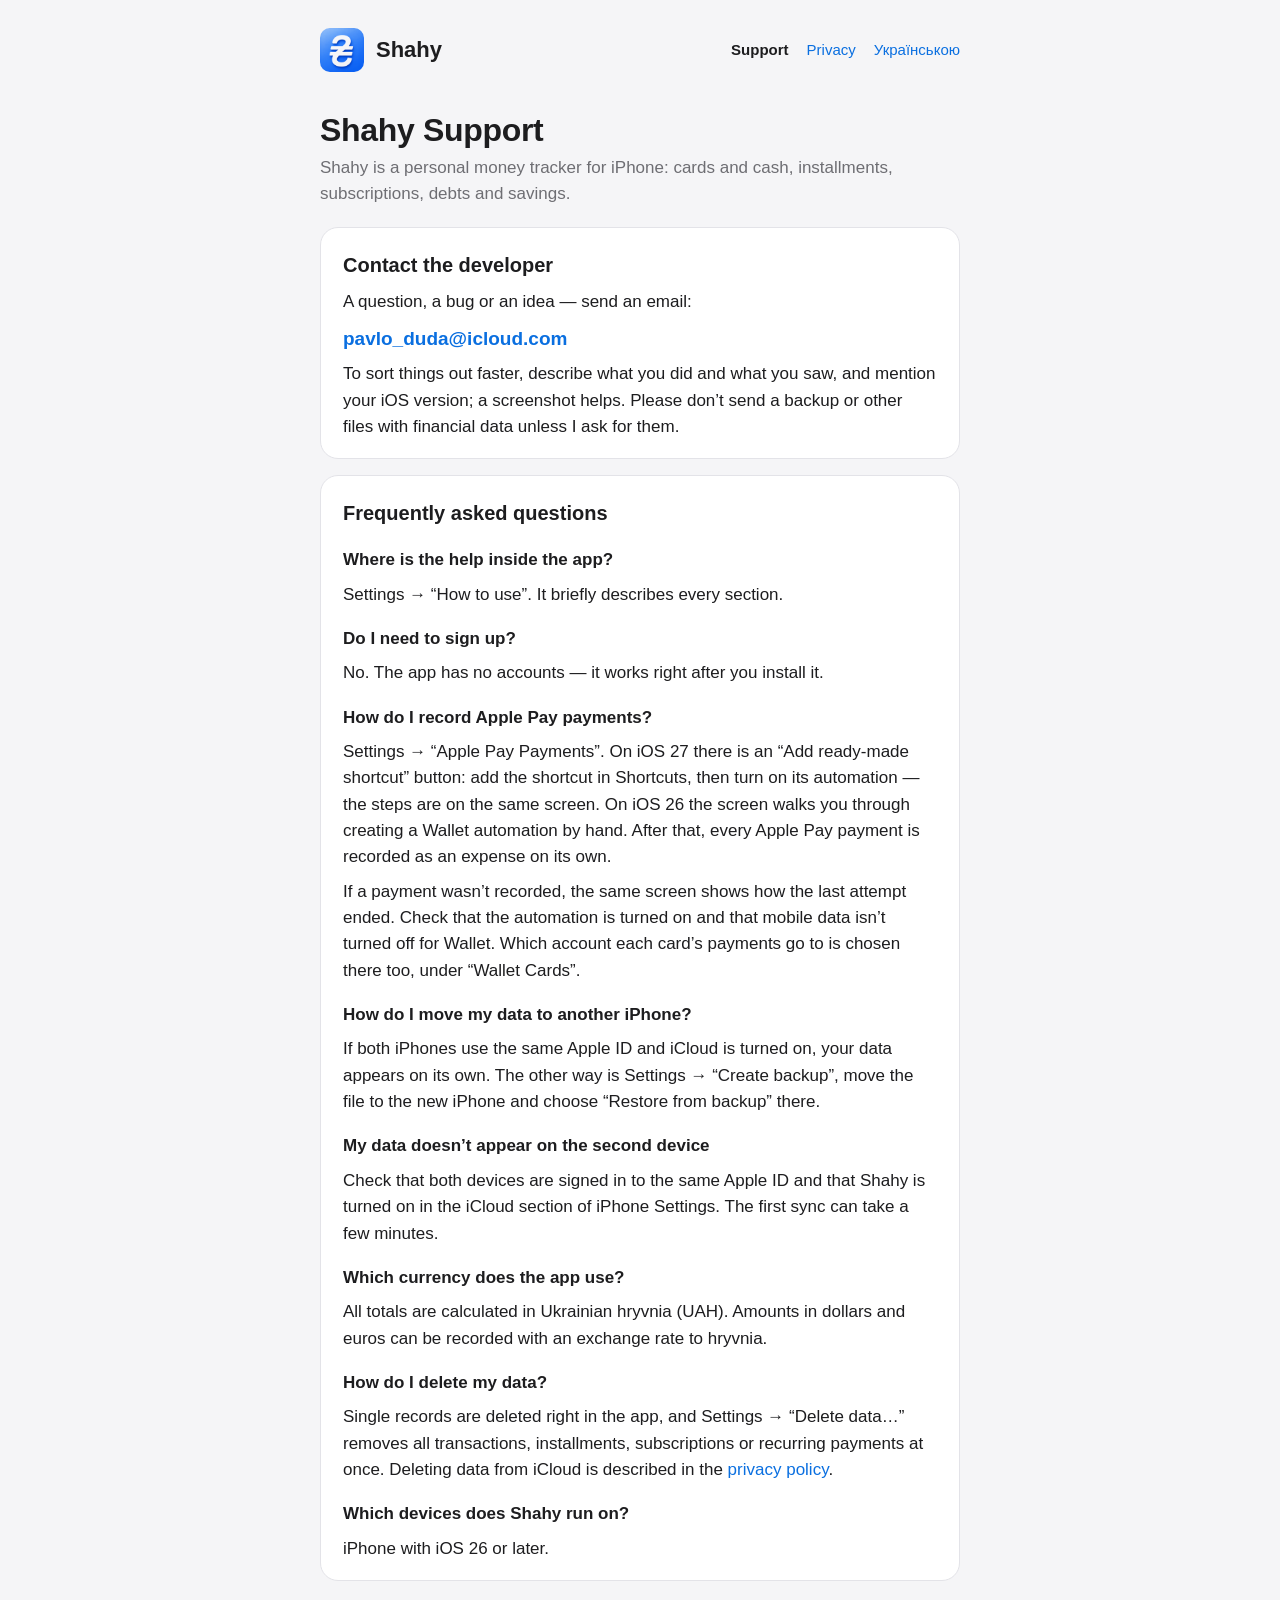
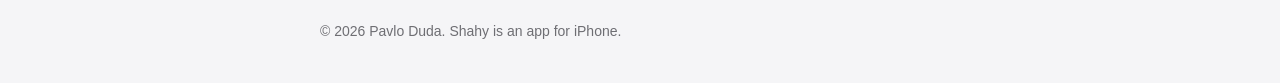
<file: index.html>
<!doctype html>
<html lang="en">
<head>
<meta charset="utf-8">
<meta name="viewport" content="width=device-width, initial-scale=1">
<meta name="apple-itunes-app" content="app-id=6821133434">
<title>Shahy — Support</title>
<meta name="description" content="Support for the Shahy app: developer contact and frequently asked questions.">
<link rel="stylesheet" href="style.css">
<link rel="icon" href="icon.png">
</head>
<body>
<header>
  <div class="wrap">
    <a class="brand" href="./"><img src="icon.png" alt="" width="44" height="44"><span>Shahy</span></a>
    <nav>
      <a href="./" aria-current="page">Support</a>
      <a href="privacy/">Privacy</a>
      <a href="uk/" lang="uk" hreflang="uk">Українською</a>
    </nav>
  </div>
</header>
<main>
  <div class="wrap">
    <h1>Shahy Support</h1>
    <p class="lead">Shahy is a personal money tracker for iPhone: cards and cash, installments, subscriptions, debts and savings.</p>

    <section>
      <h2>Contact the developer</h2>
      <p>A question, a bug or an idea — send an email:</p>
      <p><a class="mail" href="mailto:pavlo_duda@icloud.com">pavlo_duda@icloud.com</a></p>
      <p>To sort things out faster, describe what you did and what you saw, and mention your iOS version; a screenshot helps. Please don’t send a backup or other files with financial data unless I ask for them.</p>
    </section>

    <section>
      <h2>Frequently asked questions</h2>

      <h3>Where is the help inside the app?</h3>
      <p>Settings → “How to use”. It briefly describes every section.</p>

      <h3>Do I need to sign up?</h3>
      <p>No. The app has no accounts — it works right after you install it.</p>

      <h3>How do I record Apple Pay payments?</h3>
      <p>Settings → “Apple Pay Payments”. On iOS 27 there is an “Add ready-made shortcut” button: add the shortcut in Shortcuts, then turn on its automation — the steps are on the same screen. On iOS 26 the screen walks you through creating a Wallet automation by hand. After that, every Apple Pay payment is recorded as an expense on its own.</p>
      <p>If a payment wasn’t recorded, the same screen shows how the last attempt ended. Check that the automation is turned on and that mobile data isn’t turned off for Wallet. Which account each card’s payments go to is chosen there too, under “Wallet Cards”.</p>

      <h3>How do I move my data to another iPhone?</h3>
      <p>If both iPhones use the same Apple ID and iCloud is turned on, your data appears on its own. The other way is Settings → “Create backup”, move the file to the new iPhone and choose “Restore from backup” there.</p>

      <h3>My data doesn’t appear on the second device</h3>
      <p>Check that both devices are signed in to the same Apple ID and that Shahy is turned on in the iCloud section of iPhone Settings. The first sync can take a few minutes.</p>

      <h3>Which currency does the app use?</h3>
      <p>All totals are calculated in Ukrainian hryvnia (UAH). Amounts in dollars and euros can be recorded with an exchange rate to hryvnia.</p>

      <h3>How do I delete my data?</h3>
      <p>Single records are deleted right in the app, and Settings → “Delete data…” removes all transactions, installments, subscriptions or recurring payments at once. Deleting data from iCloud is described in the <a href="privacy/">privacy policy</a>.</p>

      <h3>Which devices does Shahy run on?</h3>
      <p>iPhone with iOS 26 or later.</p>
    </section>
  </div>
</main>
<footer>
  <div class="wrap">© 2026 Pavlo Duda. Shahy is an app for iPhone.</div>
</footer>
</body>
</html>
</file>
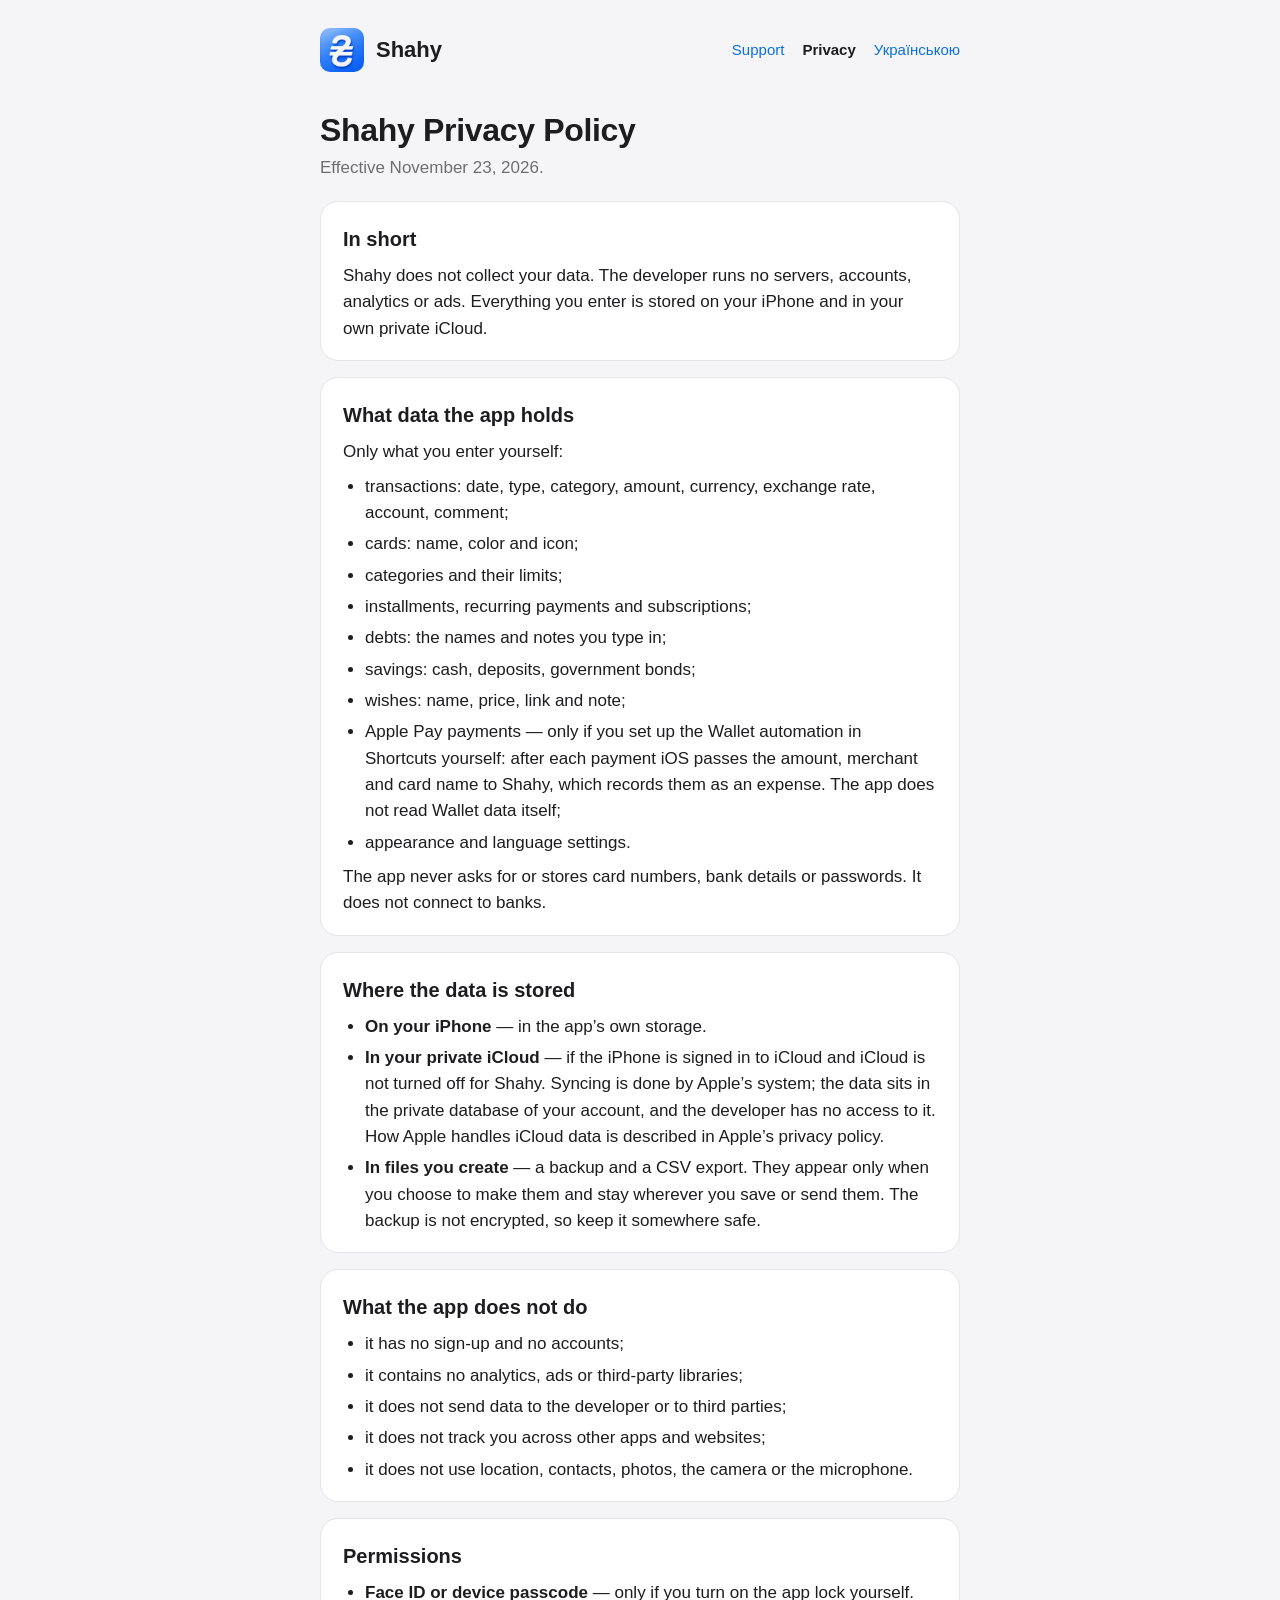
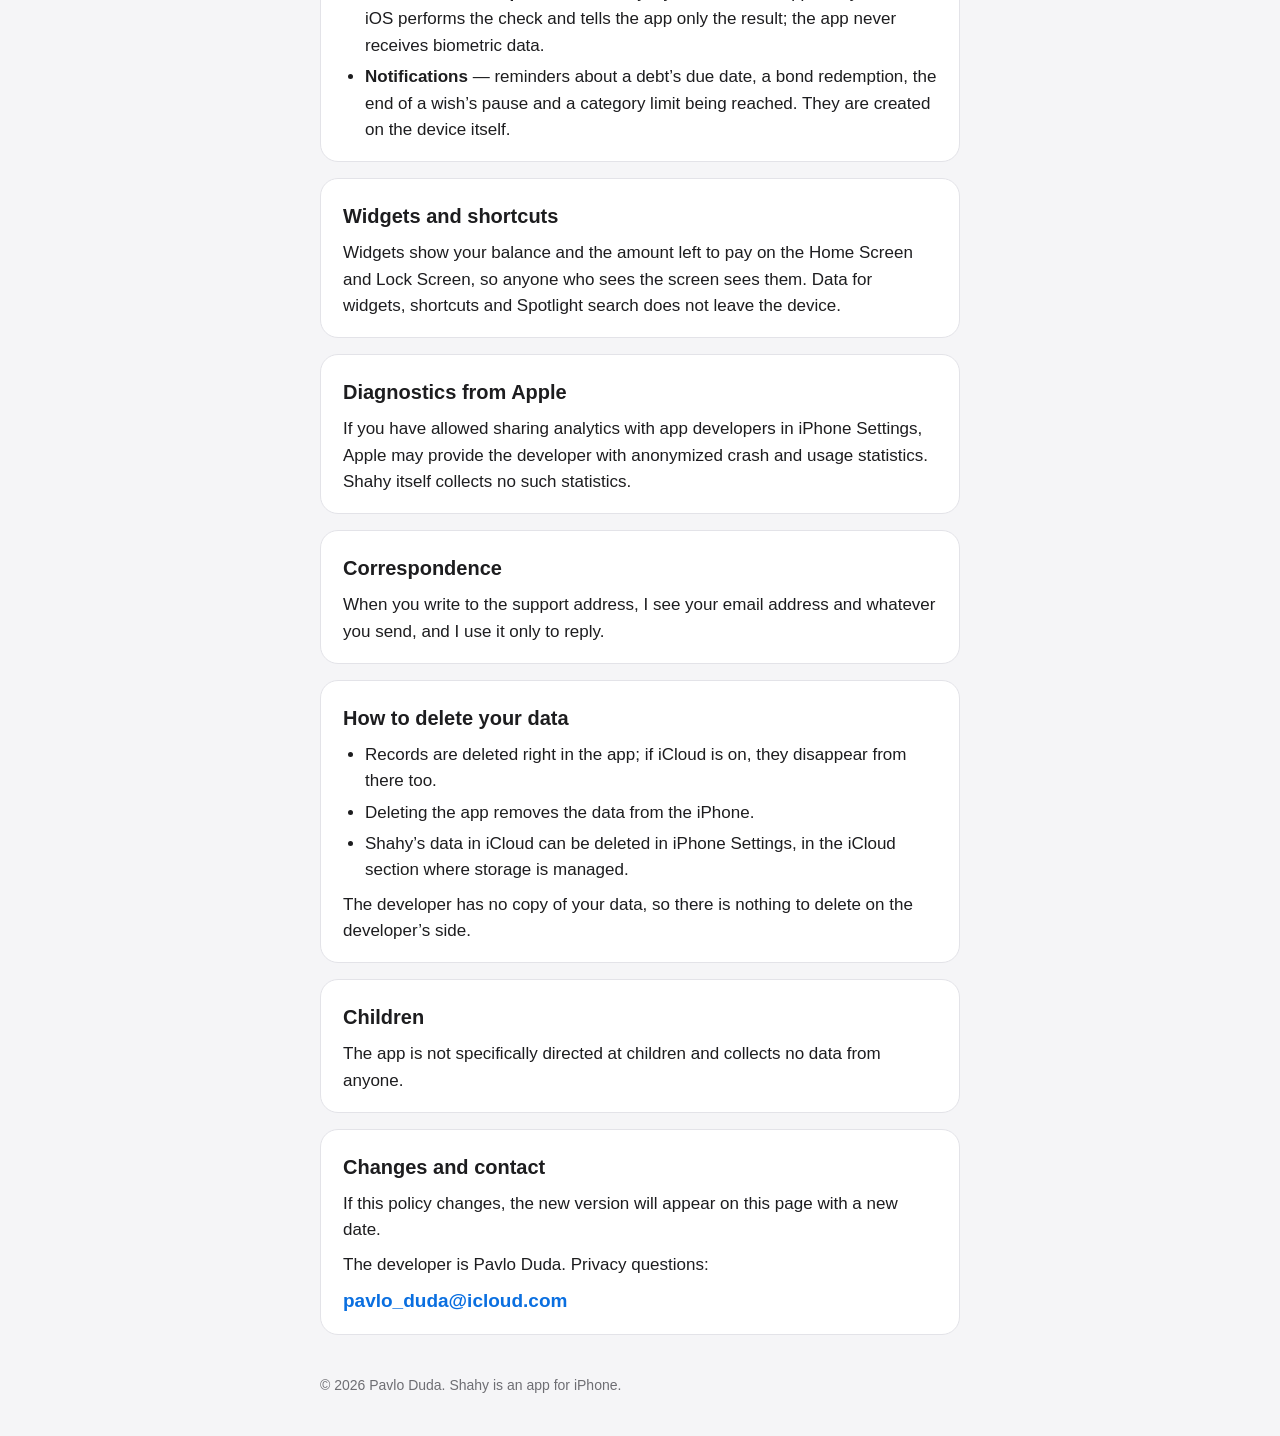
<file: privacy/index.html>
<!doctype html>
<html lang="en">
<head>
<meta charset="utf-8">
<meta name="viewport" content="width=device-width, initial-scale=1">
<meta name="apple-itunes-app" content="app-id=6821133434">
<title>Shahy — Privacy Policy</title>
<meta name="description" content="Privacy policy of the Shahy app: it collects no data.">
<link rel="stylesheet" href="../style.css">
<link rel="icon" href="../icon.png">
</head>
<body>
<header>
  <div class="wrap">
    <a class="brand" href="../"><img src="../icon.png" alt="" width="44" height="44"><span>Shahy</span></a>
    <nav>
      <a href="../">Support</a>
      <a href="../privacy/" aria-current="page">Privacy</a>
      <a href="../uk/privacy/" lang="uk" hreflang="uk">Українською</a>
    </nav>
  </div>
</header>
<main>
  <div class="wrap">
    <h1>Shahy Privacy Policy</h1>
    <p class="lead">Effective November 23, 2026.</p>

    <section>
      <h2>In short</h2>
      <p>Shahy does not collect your data. The developer runs no servers, accounts, analytics or ads. Everything you enter is stored on your iPhone and in your own private iCloud.</p>
    </section>

    <section>
      <h2>What data the app holds</h2>
      <p>Only what you enter yourself:</p>
      <ul>
        <li>transactions: date, type, category, amount, currency, exchange rate, account, comment;</li>
        <li>cards: name, color and icon;</li>
        <li>categories and their limits;</li>
        <li>installments, recurring payments and subscriptions;</li>
        <li>debts: the names and notes you type in;</li>
        <li>savings: cash, deposits, government bonds;</li>
        <li>wishes: name, price, link and note;</li>
        <li>Apple Pay payments — only if you set up the Wallet automation in Shortcuts yourself: after each payment iOS passes the amount, merchant and card name to Shahy, which records them as an expense. The app does not read Wallet data itself;</li>
        <li>appearance and language settings.</li>
      </ul>
      <p>The app never asks for or stores card numbers, bank details or passwords. It does not connect to banks.</p>
    </section>

    <section>
      <h2>Where the data is stored</h2>
      <ul>
        <li><strong>On your iPhone</strong> — in the app’s own storage.</li>
        <li><strong>In your private iCloud</strong> — if the iPhone is signed in to iCloud and iCloud is not turned off for Shahy. Syncing is done by Apple’s system; the data sits in the private database of your account, and the developer has no access to it. How Apple handles iCloud data is described in Apple’s privacy policy.</li>
        <li><strong>In files you create</strong> — a backup and a CSV export. They appear only when you choose to make them and stay wherever you save or send them. The backup is not encrypted, so keep it somewhere safe.</li>
      </ul>
    </section>

    <section>
      <h2>What the app does not do</h2>
      <ul>
        <li>it has no sign-up and no accounts;</li>
        <li>it contains no analytics, ads or third-party libraries;</li>
        <li>it does not send data to the developer or to third parties;</li>
        <li>it does not track you across other apps and websites;</li>
        <li>it does not use location, contacts, photos, the camera or the microphone.</li>
      </ul>
    </section>

    <section>
      <h2>Permissions</h2>
      <ul>
        <li><strong>Face ID or device passcode</strong> — only if you turn on the app lock yourself. iOS performs the check and tells the app only the result; the app never receives biometric data.</li>
        <li><strong>Notifications</strong> — reminders about a debt’s due date, a bond redemption, the end of a wish’s pause and a category limit being reached. They are created on the device itself.</li>
      </ul>
    </section>

    <section>
      <h2>Widgets and shortcuts</h2>
      <p>Widgets show your balance and the amount left to pay on the Home Screen and Lock Screen, so anyone who sees the screen sees them. Data for widgets, shortcuts and Spotlight search does not leave the device.</p>
    </section>

    <section>
      <h2>Diagnostics from Apple</h2>
      <p>If you have allowed sharing analytics with app developers in iPhone Settings, Apple may provide the developer with anonymized crash and usage statistics. Shahy itself collects no such statistics.</p>
    </section>

    <section>
      <h2>Correspondence</h2>
      <p>When you write to the support address, I see your email address and whatever you send, and I use it only to reply.</p>
    </section>

    <section>
      <h2>How to delete your data</h2>
      <ul>
        <li>Records are deleted right in the app; if iCloud is on, they disappear from there too.</li>
        <li>Deleting the app removes the data from the iPhone.</li>
        <li>Shahy’s data in iCloud can be deleted in iPhone Settings, in the iCloud section where storage is managed.</li>
      </ul>
      <p>The developer has no copy of your data, so there is nothing to delete on the developer’s side.</p>
    </section>

    <section>
      <h2>Children</h2>
      <p>The app is not specifically directed at children and collects no data from anyone.</p>
    </section>

    <section>
      <h2>Changes and contact</h2>
      <p>If this policy changes, the new version will appear on this page with a new date.</p>
      <p>The developer is Pavlo Duda. Privacy questions:</p>
      <p><a class="mail" href="mailto:pavlo_duda@icloud.com">pavlo_duda@icloud.com</a></p>
    </section>
  </div>
</main>
<footer>
  <div class="wrap">© 2026 Pavlo Duda. Shahy is an app for iPhone.</div>
</footer>
</body>
</html>
</file>
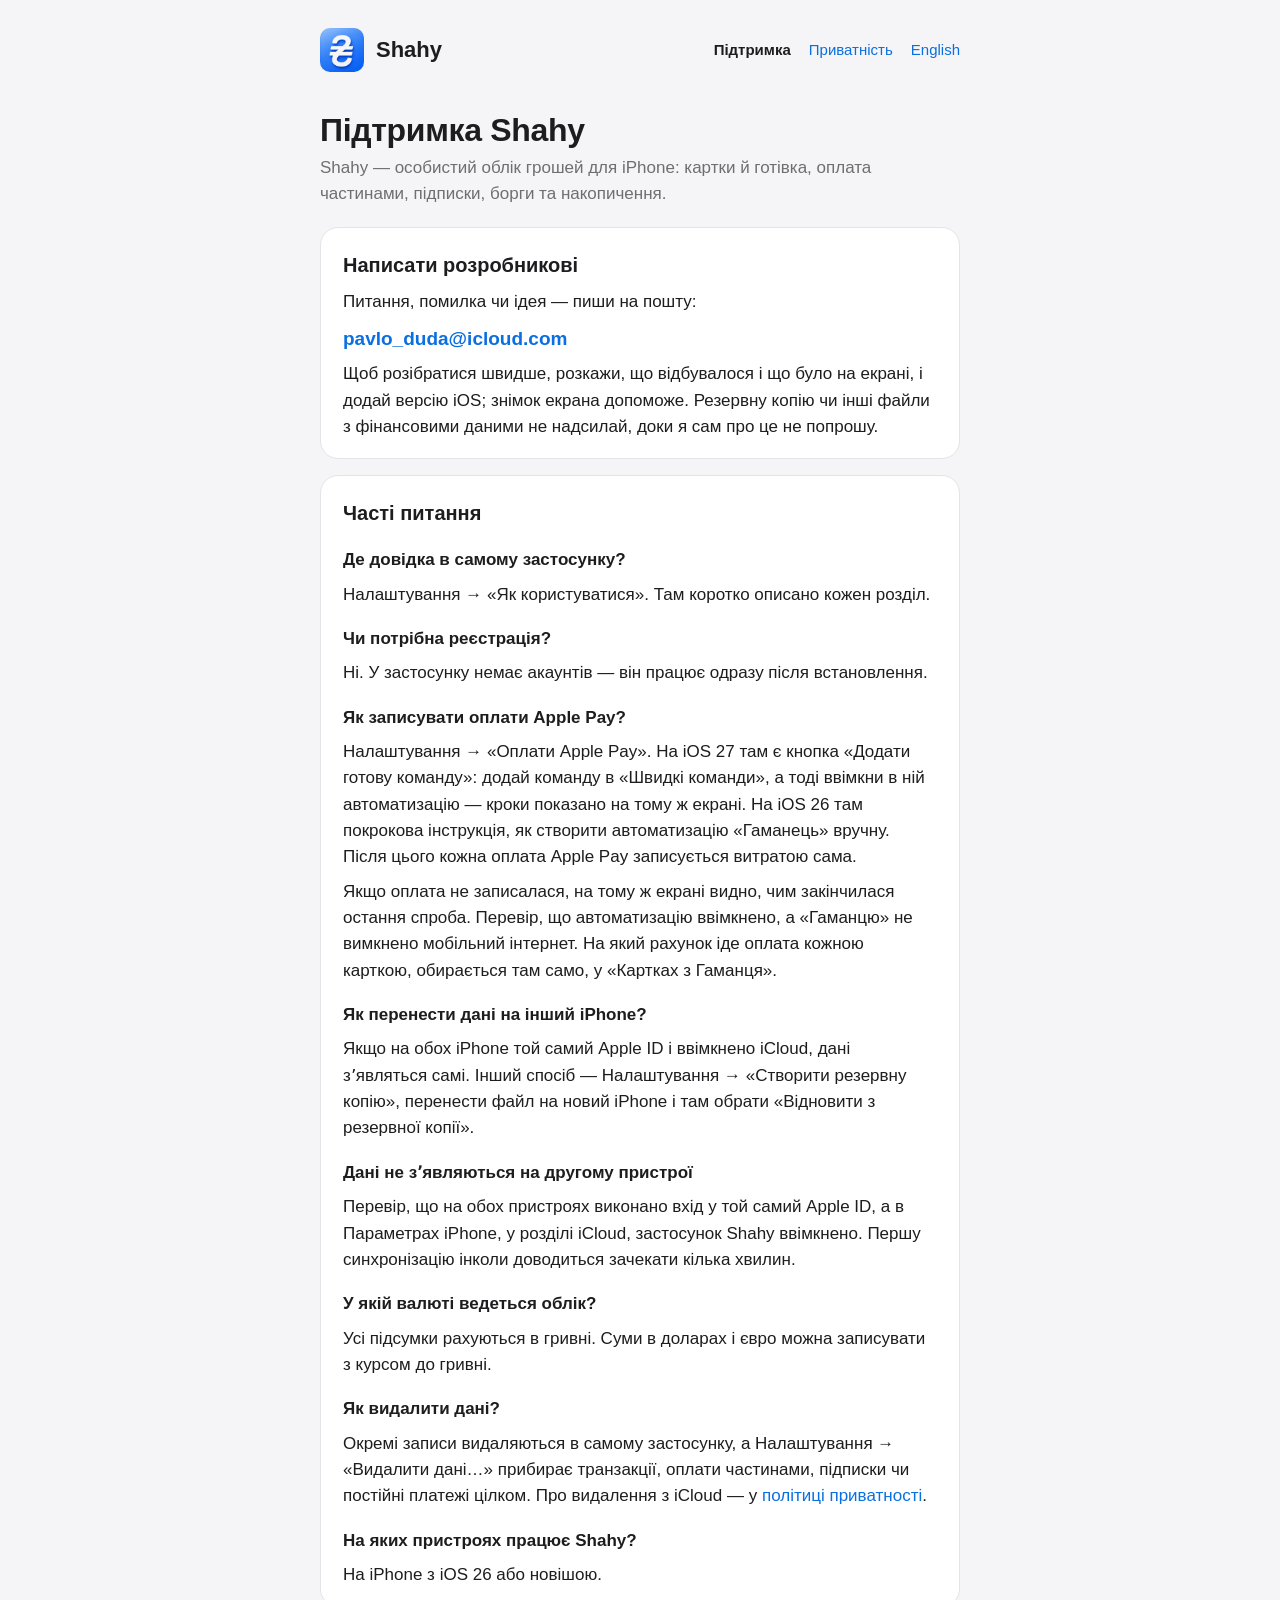
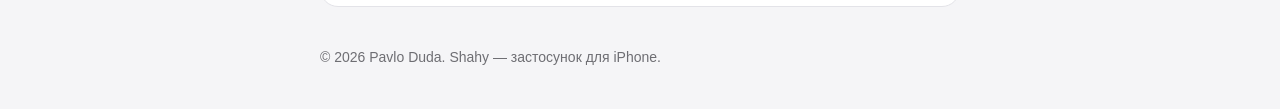
<file: uk/index.html>
<!doctype html>
<html lang="uk">
<head>
<meta charset="utf-8">
<meta name="viewport" content="width=device-width, initial-scale=1">
<meta name="apple-itunes-app" content="app-id=6821133434">
<title>Shahy — підтримка</title>
<meta name="description" content="Підтримка застосунку Shahy: контакт розробника й часті питання.">
<link rel="stylesheet" href="../style.css">
<link rel="icon" href="../icon.png">
</head>
<body>
<header>
  <div class="wrap">
    <a class="brand" href="../uk/"><img src="../icon.png" alt="" width="44" height="44"><span>Shahy</span></a>
    <nav>
      <a href="../uk/" aria-current="page">Підтримка</a>
      <a href="../uk/privacy/">Приватність</a>
      <a href="../" lang="en" hreflang="en">English</a>
    </nav>
  </div>
</header>
<main>
  <div class="wrap">
    <h1>Підтримка Shahy</h1>
    <p class="lead">Shahy — особистий облік грошей для iPhone: картки й готівка, оплата частинами, підписки, борги та накопичення.</p>

    <section>
      <h2>Написати розробникові</h2>
      <p>Питання, помилка чи ідея — пиши на пошту:</p>
      <p><a class="mail" href="mailto:pavlo_duda@icloud.com">pavlo_duda@icloud.com</a></p>
      <p>Щоб розібратися швидше, розкажи, що відбувалося і що було на екрані, і додай версію iOS; знімок екрана допоможе. Резервну копію чи інші файли з фінансовими даними не надсилай, доки я сам про це не попрошу.</p>
    </section>

    <section>
      <h2>Часті питання</h2>

      <h3>Де довідка в самому застосунку?</h3>
      <p>Налаштування → «Як користуватися». Там коротко описано кожен розділ.</p>

      <h3>Чи потрібна реєстрація?</h3>
      <p>Ні. У застосунку немає акаунтів — він працює одразу після встановлення.</p>

      <h3>Як записувати оплати Apple Pay?</h3>
      <p>Налаштування → «Оплати Apple Pay». На iOS 27 там є кнопка «Додати готову команду»: додай команду в «Швидкі команди», а тоді ввімкни в ній автоматизацію — кроки показано на тому ж екрані. На iOS 26 там покрокова інструкція, як створити автоматизацію «Гаманець» вручну. Після цього кожна оплата Apple Pay записується витратою сама.</p>
      <p>Якщо оплата не записалася, на тому ж екрані видно, чим закінчилася остання спроба. Перевір, що автоматизацію ввімкнено, а «Гаманцю» не вимкнено мобільний інтернет. На який рахунок іде оплата кожною карткою, обирається там само, у «Картках з Гаманця».</p>

      <h3>Як перенести дані на інший iPhone?</h3>
      <p>Якщо на обох iPhone той самий Apple ID і ввімкнено iCloud, дані зʼявляться самі. Інший спосіб — Налаштування → «Створити резервну копію», перенести файл на новий iPhone і там обрати «Відновити з резервної копії».</p>

      <h3>Дані не зʼявляються на другому пристрої</h3>
      <p>Перевір, що на обох пристроях виконано вхід у той самий Apple ID, а в Параметрах iPhone, у розділі iCloud, застосунок Shahy ввімкнено. Першу синхронізацію інколи доводиться зачекати кілька хвилин.</p>

      <h3>У якій валюті ведеться облік?</h3>
      <p>Усі підсумки рахуються в гривні. Суми в доларах і євро можна записувати з курсом до гривні.</p>

      <h3>Як видалити дані?</h3>
      <p>Окремі записи видаляються в самому застосунку, а Налаштування → «Видалити дані…» прибирає транзакції, оплати частинами, підписки чи постійні платежі цілком. Про видалення з iCloud — у <a href="privacy/">політиці приватності</a>.</p>

      <h3>На яких пристроях працює Shahy?</h3>
      <p>На iPhone з iOS 26 або новішою.</p>
    </section>
  </div>
</main>
<footer>
  <div class="wrap">© 2026 Pavlo Duda. Shahy — застосунок для iPhone.</div>
</footer>
</body>
</html>
</file>
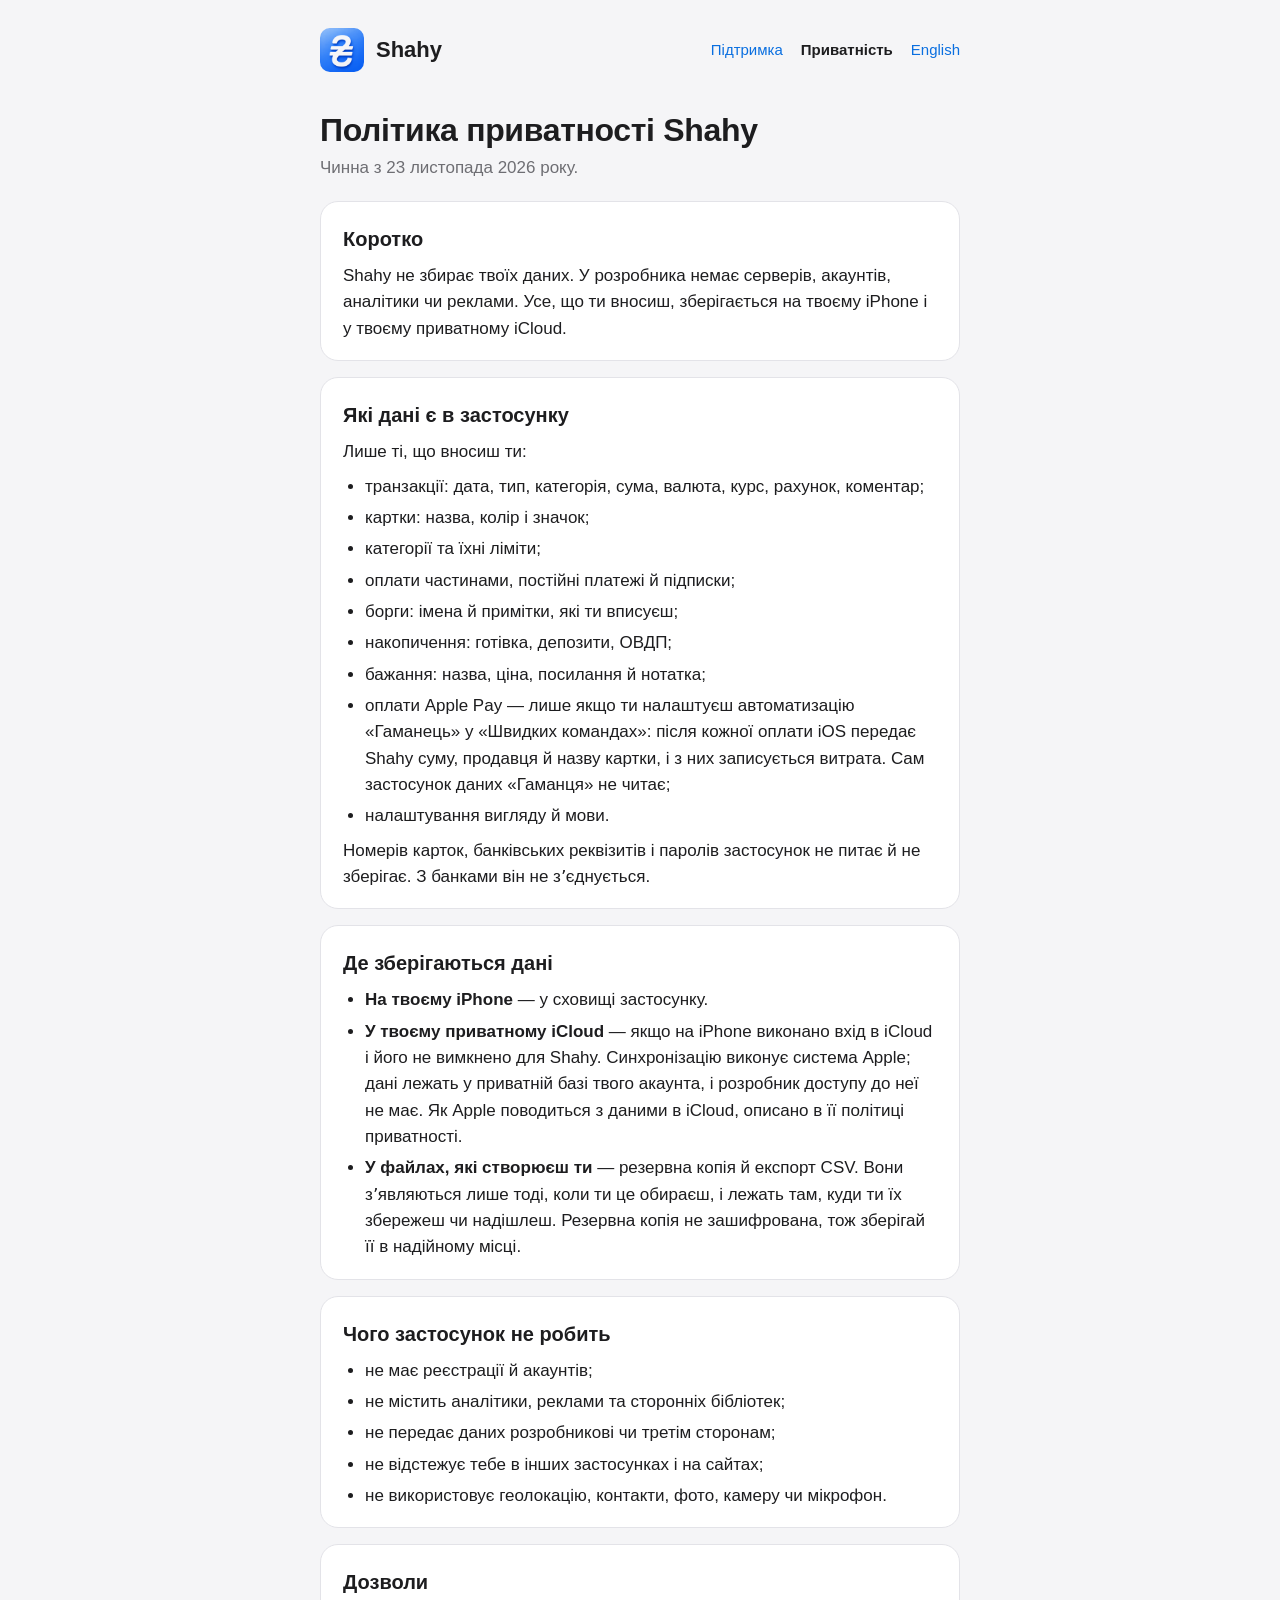
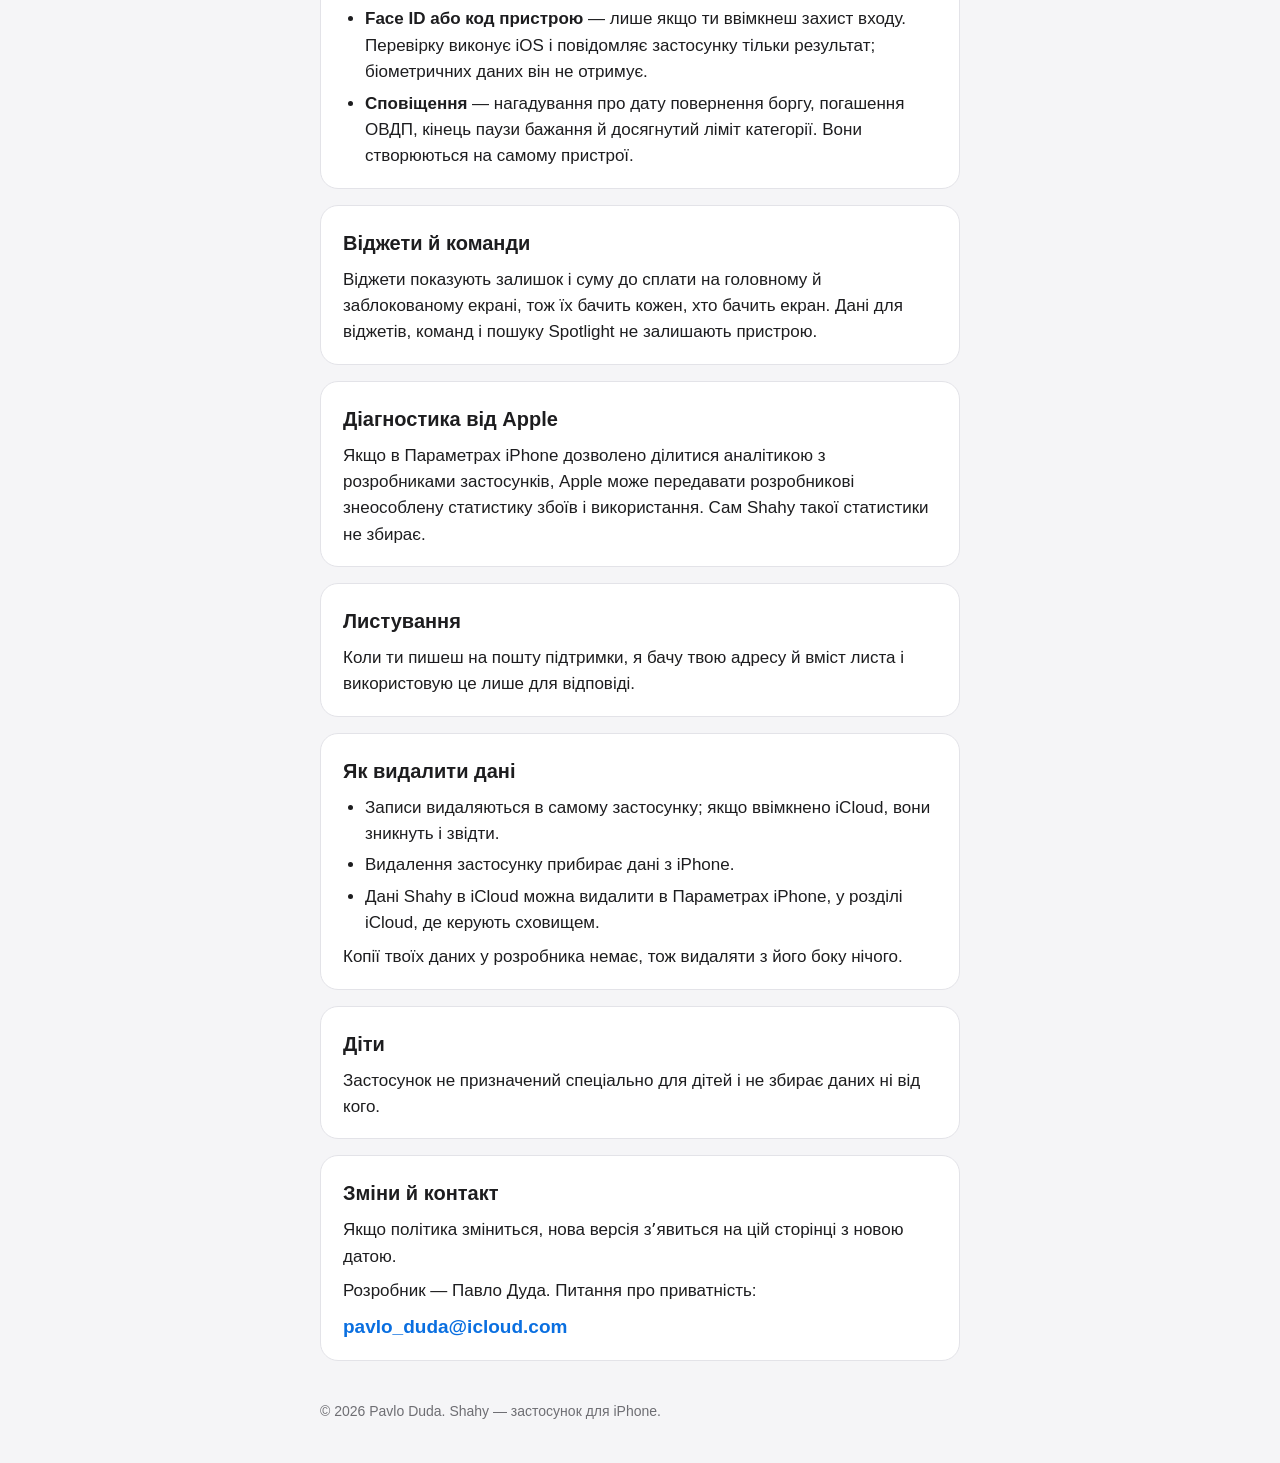
<file: uk/privacy/index.html>
<!doctype html>
<html lang="uk">
<head>
<meta charset="utf-8">
<meta name="viewport" content="width=device-width, initial-scale=1">
<meta name="apple-itunes-app" content="app-id=6821133434">
<title>Shahy — політика приватності</title>
<meta name="description" content="Політика приватності застосунку Shahy: даних він не збирає.">
<link rel="stylesheet" href="../../style.css">
<link rel="icon" href="../../icon.png">
</head>
<body>
<header>
  <div class="wrap">
    <a class="brand" href="../../uk/"><img src="../../icon.png" alt="" width="44" height="44"><span>Shahy</span></a>
    <nav>
      <a href="../../uk/">Підтримка</a>
      <a href="../../uk/privacy/" aria-current="page">Приватність</a>
      <a href="../../privacy/" lang="en" hreflang="en">English</a>
    </nav>
  </div>
</header>
<main>
  <div class="wrap">
    <h1>Політика приватності Shahy</h1>
    <p class="lead">Чинна з 23 листопада 2026 року.</p>

    <section>
      <h2>Коротко</h2>
      <p>Shahy не збирає твоїх даних. У розробника немає серверів, акаунтів, аналітики чи реклами. Усе, що ти вносиш, зберігається на твоєму iPhone і у твоєму приватному iCloud.</p>
    </section>

    <section>
      <h2>Які дані є в застосунку</h2>
      <p>Лише ті, що вносиш ти:</p>
      <ul>
        <li>транзакції: дата, тип, категорія, сума, валюта, курс, рахунок, коментар;</li>
        <li>картки: назва, колір і значок;</li>
        <li>категорії та їхні ліміти;</li>
        <li>оплати частинами, постійні платежі й підписки;</li>
        <li>борги: імена й примітки, які ти вписуєш;</li>
        <li>накопичення: готівка, депозити, ОВДП;</li>
        <li>бажання: назва, ціна, посилання й нотатка;</li>
        <li>оплати Apple Pay — лише якщо ти налаштуєш автоматизацію «Гаманець» у «Швидких командах»: після кожної оплати iOS передає Shahy суму, продавця й назву картки, і з них записується витрата. Сам застосунок даних «Гаманця» не читає;</li>
        <li>налаштування вигляду й мови.</li>
      </ul>
      <p>Номерів карток, банківських реквізитів і паролів застосунок не питає й не зберігає. З банками він не зʼєднується.</p>
    </section>

    <section>
      <h2>Де зберігаються дані</h2>
      <ul>
        <li><strong>На твоєму iPhone</strong> — у сховищі застосунку.</li>
        <li><strong>У твоєму приватному iCloud</strong> — якщо на iPhone виконано вхід в iCloud і його не вимкнено для Shahy. Синхронізацію виконує система Apple; дані лежать у приватній базі твого акаунта, і розробник доступу до неї не має. Як Apple поводиться з даними в iCloud, описано в її політиці приватності.</li>
        <li><strong>У файлах, які створюєш ти</strong> — резервна копія й експорт CSV. Вони зʼявляються лише тоді, коли ти це обираєш, і лежать там, куди ти їх збережеш чи надішлеш. Резервна копія не зашифрована, тож зберігай її в надійному місці.</li>
      </ul>
    </section>

    <section>
      <h2>Чого застосунок не робить</h2>
      <ul>
        <li>не має реєстрації й акаунтів;</li>
        <li>не містить аналітики, реклами та сторонніх бібліотек;</li>
        <li>не передає даних розробникові чи третім сторонам;</li>
        <li>не відстежує тебе в інших застосунках і на сайтах;</li>
        <li>не використовує геолокацію, контакти, фото, камеру чи мікрофон.</li>
      </ul>
    </section>

    <section>
      <h2>Дозволи</h2>
      <ul>
        <li><strong>Face ID або код пристрою</strong> — лише якщо ти ввімкнеш захист входу. Перевірку виконує iOS і повідомляє застосунку тільки результат; біометричних даних він не отримує.</li>
        <li><strong>Сповіщення</strong> — нагадування про дату повернення боргу, погашення ОВДП, кінець паузи бажання й досягнутий ліміт категорії. Вони створюються на самому пристрої.</li>
      </ul>
    </section>

    <section>
      <h2>Віджети й команди</h2>
      <p>Віджети показують залишок і суму до сплати на головному й заблокованому екрані, тож їх бачить кожен, хто бачить екран. Дані для віджетів, команд і пошуку Spotlight не залишають пристрою.</p>
    </section>

    <section>
      <h2>Діагностика від Apple</h2>
      <p>Якщо в Параметрах iPhone дозволено ділитися аналітикою з розробниками застосунків, Apple може передавати розробникові знеособлену статистику збоїв і використання. Сам Shahy такої статистики не збирає.</p>
    </section>

    <section>
      <h2>Листування</h2>
      <p>Коли ти пишеш на пошту підтримки, я бачу твою адресу й вміст листа і використовую це лише для відповіді.</p>
    </section>

    <section>
      <h2>Як видалити дані</h2>
      <ul>
        <li>Записи видаляються в самому застосунку; якщо ввімкнено iCloud, вони зникнуть і звідти.</li>
        <li>Видалення застосунку прибирає дані з iPhone.</li>
        <li>Дані Shahy в iCloud можна видалити в Параметрах iPhone, у розділі iCloud, де керують сховищем.</li>
      </ul>
      <p>Копії твоїх даних у розробника немає, тож видаляти з його боку нічого.</p>
    </section>

    <section>
      <h2>Діти</h2>
      <p>Застосунок не призначений спеціально для дітей і не збирає даних ні від кого.</p>
    </section>

    <section>
      <h2>Зміни й контакт</h2>
      <p>Якщо політика зміниться, нова версія зʼявиться на цій сторінці з новою датою.</p>
      <p>Розробник — Павло Дуда. Питання про приватність:</p>
      <p><a class="mail" href="mailto:pavlo_duda@icloud.com">pavlo_duda@icloud.com</a></p>
    </section>
  </div>
</main>
<footer>
  <div class="wrap">© 2026 Pavlo Duda. Shahy — застосунок для iPhone.</div>
</footer>
</body>
</html>
</file>
<file: style.css>
:root {
  color-scheme: light dark;
  --bg: #f5f5f7; --card: #ffffff; --text: #1d1d1f; --muted: #6e6e73;
  --accent: #0a6fe0; --line: #e3e3e8;
}
@media (prefers-color-scheme: dark) {
  :root { --bg: #000000; --card: #1c1c1e; --text: #f5f5f7; --muted: #98989d; --accent: #4aa3ff; --line: #2c2c2e; }
}
* { box-sizing: border-box; }
html { -webkit-text-size-adjust: 100%; }
body {
  margin: 0; background: var(--bg); color: var(--text);
  font: 17px/1.55 -apple-system, BlinkMacSystemFont, "SF Pro Text", "Segoe UI", Roboto, "Helvetica Neue", sans-serif;
}
.wrap { max-width: 680px; margin: 0 auto; padding: 0 20px; }
header .wrap { display: flex; align-items: center; justify-content: space-between; gap: 12px 20px; flex-wrap: wrap; padding-top: 28px; padding-bottom: 8px; }
.brand { display: flex; align-items: center; gap: 12px; color: inherit; text-decoration: none; font-size: 22px; font-weight: 700; }
.brand img { width: 44px; height: 44px; border-radius: 22.5%; }
nav { display: flex; gap: 18px; flex-wrap: wrap; font-size: 15px; }
a { color: var(--accent); text-decoration: none; }
a:hover { text-decoration: underline; }
nav a[aria-current="page"] { color: var(--text); font-weight: 600; }
main { padding: 12px 0 8px; }
h1 { font-size: 32px; line-height: 1.15; margin: 20px 0 6px; letter-spacing: -0.01em; }
.lead { color: var(--muted); margin: 0 0 20px; }
section { background: var(--card); border: 1px solid var(--line); border-radius: 18px; padding: 4px 22px 10px; margin: 16px 0; }
h2 { font-size: 20px; margin: 18px 0 6px; }
h3 { font-size: 17px; margin: 18px 0 2px; }
p { margin: 8px 0; }
ul { margin: 8px 0; padding-left: 22px; }
li { margin: 5px 0; }
.mail { font-size: 19px; font-weight: 600; overflow-wrap: anywhere; }
footer { color: var(--muted); font-size: 14px; padding: 16px 0 40px; }
</file>
